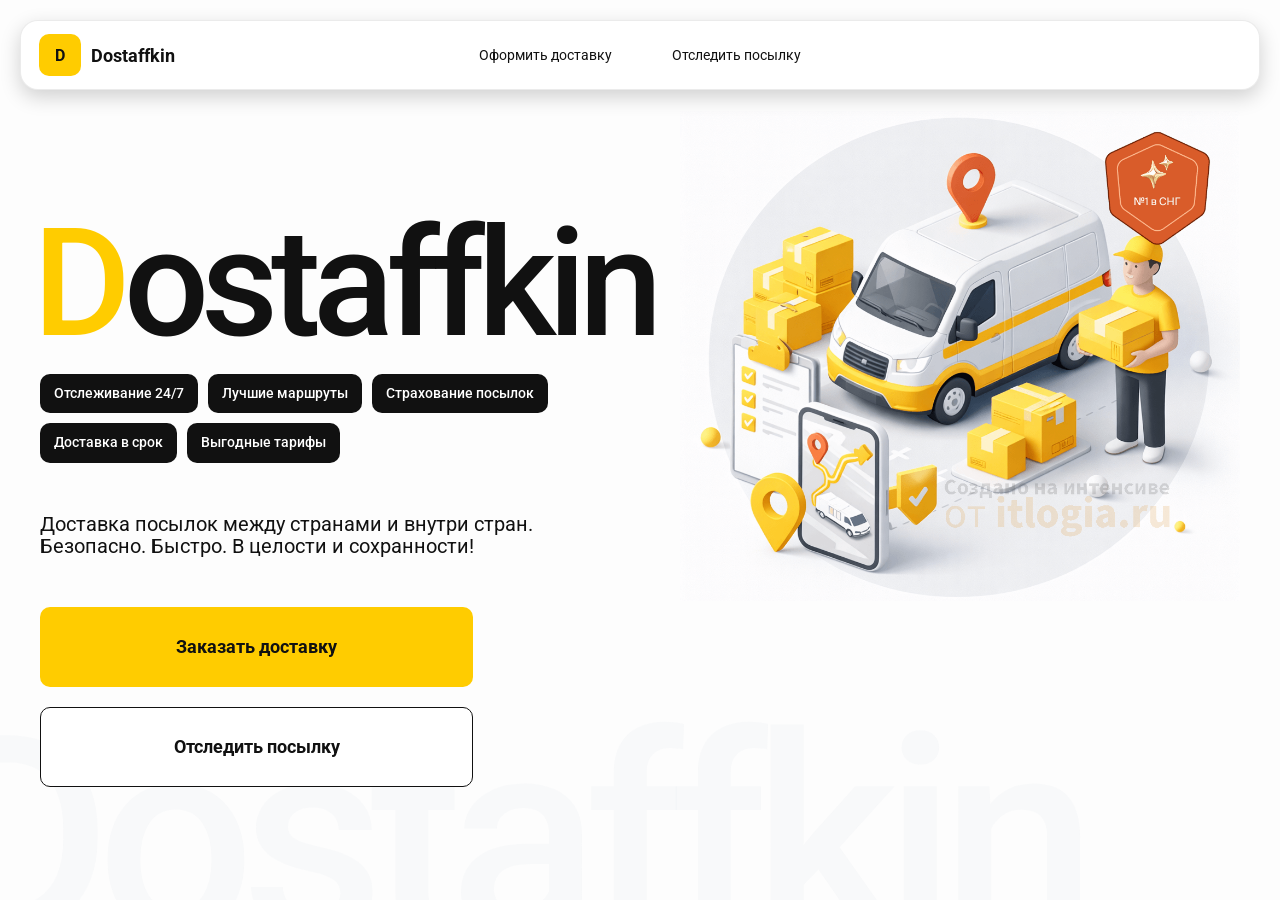
<file: index.html>
<!doctype html>
<html lang="ru">
  <head>
    <meta charset="utf-8" />
    <meta
      name="viewport"
      content="width=device-width,initial-scale=1,maximum-scale=1,user-scalable=0"
    />
    <title>
      Dostaffkin — Доставка посылок между странами и внутри стран.
      Безопасно.Быстро. В целости и сохранности!
    </title>

    <link href="Styles/base.css" rel="stylesheet" />
    <link href="Styles/base_adaptive.css" rel="stylesheet" />
    <link href="Styles/index.css" rel="stylesheet" />
    <link href="Styles/index_adaptive.css" rel="stylesheet" />
  </head>

  <body>
    <div class="container">
      <header class="header">
        <a class="header-brand" href="#">
          <div class="header-logo">D</div>
          <div class="header-title">Dostaffkin</div>
        </a>
        <nav class="header-menu">
          <a class="header-link" href="./order.html"
            >Оформить <span>доставку</span></a
          >
          <a class="header-link" href="./track.html"
            >Отследить <span>посылку</span></a
          >
        </nav>
      </header>
      <main class="main">
        <section class="main-info">
          <div class="main-title"><span>D</span>ostaffkin</div>
          <div class="main-features">
            <div class="main-feature">Отслеживание 24/7</div>
            <div class="main-feature">Лучшие маршруты</div>
            <div class="main-feature">Страхование посылок</div>
            <div class="main-feature">Доставка в срок</div>
            <div class="main-feature">Выгодные тарифы</div>
          </div>
          <div class="main-description">
            Доставка посылок между странами и внутри стран. Безопасно. Быстро. В
            целости и сохранности!
          </div>
          <div class="main-actions">
            <a class="button" type="button" href="./order.html"
              >Заказать доставку</a
            >
            <a class="button button-white" type="button" href="./track.html"
              >Отследить посылку</a
            >
          </div>
        </section>
        <div class="main-title-ghost">Dostaffkin</div>
        <section class="main-image">
          <img src="images/main-image.png" alt="Main image" />
        </section>
      </main>
    </div>
  </body>
</html>
</file>
<file: Styles/base.css>
*,
*::before,
*::after {
  box-sizing: border-box;
}

@font-face {
  font-family: "Roboto";
  src: url("../fonts/Roboto-Regular.ttf");
  font-weight: normal;
}

@font-face {
  font-family: "Roboto";
  src: url("../fonts/Roboto-Bold.ttf");
  font-weight: bold;
}

@font-face {
  font-family: "Roboto";
  src: url("../fonts/Roboto-Medium.ttf");
  font-weight: 500;
}

html,
body {
  margin: 0;
  color: #111111;
  font-family: "Roboto", sans-serif;
}

body {
  background: #fdfdfd;
}

.header {
  border-radius: 18px;
  box-shadow: 0 7px 20px 0 #0000002e;
  backdrop-filter: blur(10px);
  background: #ffffff;
  left: 20px;
  border: 1px solid rgba(0, 0, 0, 0.08);
  position: fixed;
  right: 20px;
  top: 20px;
  padding: 14px 18px;
  height: 70px;
  display: flex;
  align-items: center;
  z-index: 6;
}

.header-brand {
  display: flex;
  align-items: center;
  text-decoration: none;
  gap: 10px;
}

.header-logo {
  width: 42px;
  height: 42px;
  border-radius: 10px;
  background: #ffcc00;
  display: grid;
  place-items: center;
  font-weight: bold;
  color: #111;
}

.header-title {
  font-size: 18px;
  font-weight: bold;
  color: #111111;
  text-decoration: none;
}

.header-menu {
  display: flex;
  align-items: center;
  gap: 60px;
  margin: 0;
  position: absolute;
  left: 50%;
  transform: translateX(-50%);
}

.header-link {
  font-size: 14px;
  color: #111111;
  text-decoration: none;
}

.button {
  border: 0;
  outline: none;
  height: 44px;
  border-radius: 10px;
  font-size: 14px;
  font-weight: bold;
  cursor: pointer;
  font-family: inherit;
  transition:
    transform 0.08s ease,
    opacity 0.12s ease;
  background: #ffcc00;
  color: #111111;
  text-align: center;
  text-decoration: none;
}

.button:hover {
  background-color: #e5bc19;
}

.button:disabled {
  cursor: not-allowed;
  background-color: #fade6e;
  color: #787878;
  transform: none;
}

.button.button-white {
  background: #ffffff;
  border: 1px solid #111111;
}

.button.button-white:hover {
  background: rgb(241 241 241);
}

.main-field {
  display: flex;
  align-items: center;
  margin-top: 6px;
  gap: 10px;
  border: 1px solid #1111111a;
  background: #fafafa;
  border-radius: 10px;
  padding: 10px 12px;
  position: relative;
  box-sizing: border-box;
  height: 50px;
}

.main-field.textarea {
  height: auto;
}

.main-pin {
  width: 28px;
  height: 28px;
  border-radius: 10px;
  background: rgba(17, 17, 17, 0.08);
  display: grid;
  place-items: center;
  flex: 0 0 auto;
  position: relative;
}

.main-pin::before {
  content: "";
  width: 8px;
  height: 8px;
  border-radius: 999px;
  background: orange;
  opacity: 0.75;
  display: block;
}

.main-field:last-child .main-pin::before {
  background: green;
  opacity: 0.85;
}

input,
textarea {
  width: 100%;
  border: 0;
  outline: none;
  background: transparent;
  font-size: 14px;
  color: #111111;
  font-family: inherit;
}

textarea {
  resize: vertical;
  min-height: 72px;
  padding: 2px 0;
}

input::placeholder,
textarea::placeholder {
  color: #7c7c7c;
}

.main-field:focus-within {
  border-color: rgba(0, 0, 0, 0.2);
  box-shadow: 0 0 0 4px rgba(255, 204, 0, 0.35);
  background: rgba(255, 255, 255, 0.75);
}
</file>
<file: Styles/base_adaptive.css>
@media (max-width: 767px) {
  .header {
    left: 10px;
    right: 10px;
    top: 10px;
  }

  .header-link span {
    display: none;
  }

  .header-menu {
    gap: 20px;
    justify-content: flex-start;
    margin: 0 0 0 30px;
    position: static;
    transform: none;
  }
}

@media (max-width: 420px) {
  .header-title {
    display: none;
  }
}

@media (max-width: 374px) {
  .header-menu {
    gap: 10px;
    margin: 0 0 0 10px;
  }
}
</file>
<file: Styles/index.css>
.container {
  overflow: hidden;
  min-height: 100vh;
}
.main {
  padding: 111px 40px 40px;
  position: relative;
  display: flex;
}

.main-info {
  max-width: 840px;
  width: 100%;
  position: relative;
}

.main-title {
  margin-top: 98px;
  font-weight: 500;
  font-size: 200px;
  line-height: 1;
  letter-spacing: -0.05em;
  color: #111111;
  left: -15px;
  position: relative;
}

.main-title span {
  color: #ffcc00;
}

.main-features {
  margin-top: 15px;
  display: flex;
  flex-wrap: wrap;
  gap: 10px;
}

.main-feature {
  background: #111111;
  color: #ffffff;
  padding: 12px 14px;
  font-weight: 500;
  font-size: 14px;
  line-height: 1.1;
  border-radius: 10px;
}

.main-description {
  margin-top: 50px;
  max-width: 500px;
  font-size: 20px;
  line-height: 1.1;
  color: #111111;
}

.main-actions {
  margin-top: 50px;
  display: flex;
  flex-direction: column;
  gap: 20px;
}

.main-actions .button {
  height: 80px;
  width: 433px;
  font-size: 18px;
  font-weight: bold;
  place-items: center;
  display: grid;
}

.main-title-ghost {
  position: absolute;
  z-index: -1;
  left: -70px;
  bottom: -150px;
  font-weight: 500;
  font-size: 278px;
  line-height: 1;
  letter-spacing: -0.05em;
  color: #ecedf04d;
}

.main-image {
  width: 1024px;
  top: 100px;
  z-index: -2;
}

.main-image img {
  width: 100%;
  max-width: 1024px;
  height: auto;
  display: block;
}
</file>
<file: Styles/index_adaptive.css>
@media (max-width: 1760px) {
  .main-title {
    font-size: 150px;
    left: -7px;
  }

  .main-info {
    max-width: 640px;
  }
}

@media (max-width: 1200px) {
  .main-info {
    max-width: 540px;
  }

  .main {
    padding: 111px 20px 20px;
  }

  .main-title {
    font-size: 120px;
    left: -4px;
  }

  .main-title-ghost {
    font-size: 220px;
  }
}

@media (max-width: 1024px) {
  .main-title {
    margin-top: 30px;
  }

  .main {
    flex-direction: column-reverse;
  }

  .main-image {
    max-width: 350px;
    position: absolute;
    left: 370px;
    top: 370px;
  }

  .main-info {
    max-width: 100%;
  }

  .main-actions {
    gap: 10px;
  }

  .main-actions .button {
    height: 50px;
    font-size: 14px;
    width: auto;
    max-width: 300px;
  }

  .main-description {
    max-width: 350px;
  }
}

@media (max-width: 570px) {
  .main-title {
    font-size: 88px;
  }

  .main-description {
    max-width: 100%;
  }

  .main-actions {
    width: 100%;
  }

  .main-actions .button {
    width: 100%;
    max-width: 100%;
  }

  .main-image {
    max-width: 650px;
    position: absolute;
    left: 170px;
    top: 70px;
    opacity: 0.2;
  }
}

@media (max-width: 400px) {
  .main-title {
    font-size: 70px;
  }
}
</file>
